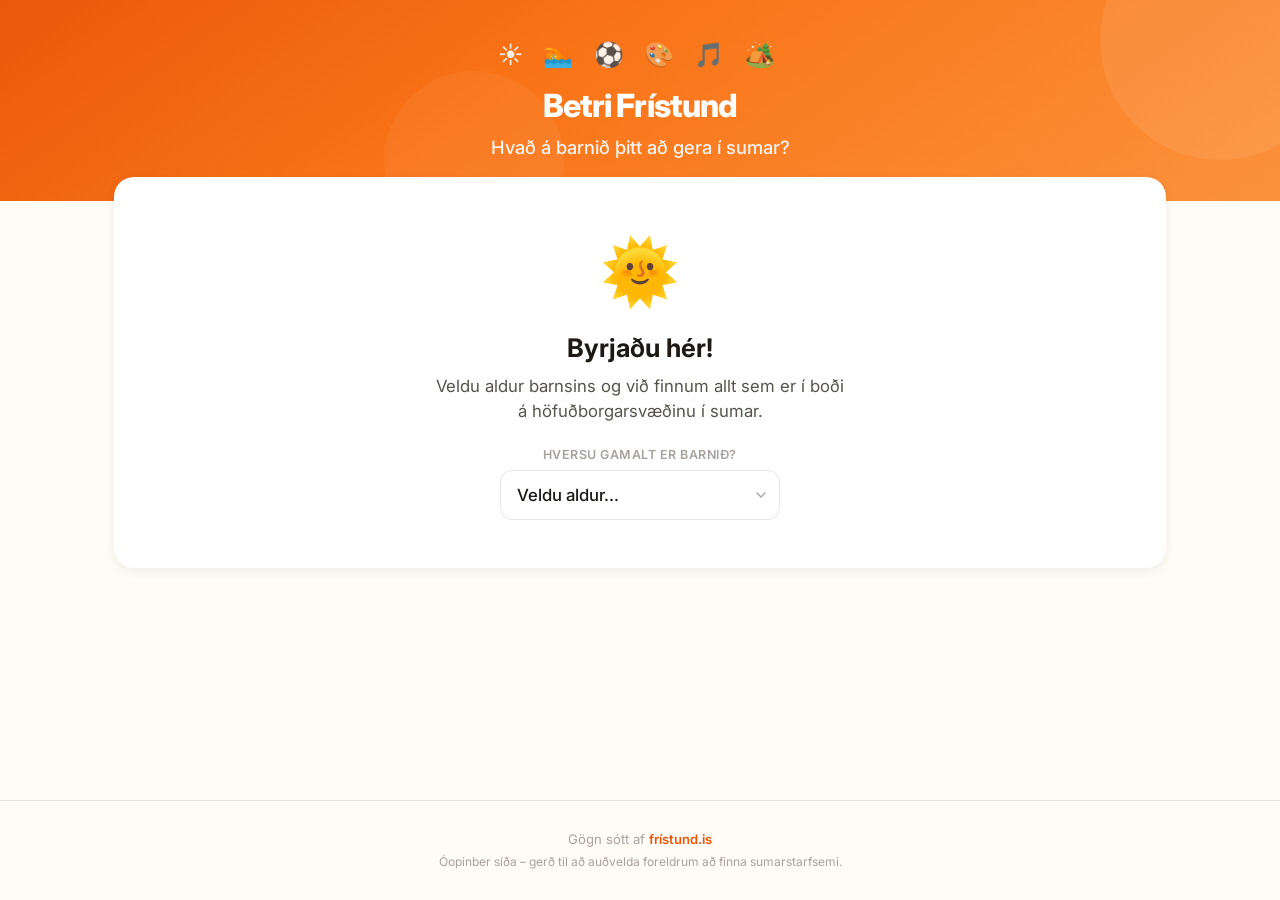
<file: index.html>
<!DOCTYPE html>
<html lang="is">
<head>
  <meta charset="UTF-8">
  <meta name="viewport" content="width=device-width, initial-scale=1.0">
  <title>Betri Frístund – Sumarstarfsemi fyrir börn</title>
  <meta name="description" content="Finndu skemmtilega sumarstarfsemi fyrir börnin þín á höfuðborgarsvæðinu. Einfalt og fljótlegt.">
  <meta name="theme-color" content="#EA580C">
  <link rel="preconnect" href="https://fonts.googleapis.com">
  <link rel="preconnect" href="https://fonts.gstatic.com" crossorigin>
  <link href="https://fonts.googleapis.com/css2?family=Inter:wght@400;500;600;700;800&display=swap" rel="stylesheet">
  <link rel="stylesheet" href="styles.css">
  <link rel="icon" href="data:image/svg+xml,<svg xmlns='http://www.w3.org/2000/svg' viewBox='0 0 100 100'><text y='.9em' font-size='90'>☀️</text></svg>">
</head>
<body>

  <header class="header">
    <div class="container">
      <div class="header-content">
        <div class="header-icons" aria-hidden="true">☀️ 🏊 ⚽ 🎨 🎵 🏕️</div>
        <h1 class="logo">Betri Frístund</h1>
        <p class="tagline">Hvað á barnið þitt að gera í sumar?</p>
      </div>
    </div>
  </header>

  <main class="container">

    <!-- Welcome state — shown before first search -->
    <section class="welcome" id="welcome">
      <div class="welcome-inner">
        <div class="welcome-emoji" aria-hidden="true">🌞</div>
        <h2 class="welcome-title">Byrjaðu hér!</h2>
        <p class="welcome-text">Veldu aldur barnsins og við finnum allt sem er í boði á höfuðborgarsvæðinu í sumar.</p>
        <div class="welcome-age">
          <label class="filter-label" for="age-welcome">Hversu gamalt er barnið?</label>
          <select id="age-welcome" class="select-input select-input--lg">
            <option value="">Veldu aldur...</option>
          </select>
        </div>
      </div>
    </section>

    <!-- Filters — shown after first search -->
    <section class="filters" id="filters" aria-label="Leitarsíur" hidden>

      <div class="filters-top">
        <div class="filter-group">
          <label class="filter-label" for="age-select">Aldur</label>
          <select id="age-select" class="select-input">
            <option value="">Allir aldrar</option>
          </select>
        </div>

        <div class="filter-group">
          <label class="filter-label" for="date-from">Frá</label>
          <input type="date" id="date-from" class="date-input">
        </div>

        <div class="filter-group">
          <label class="filter-label" for="date-to">Til</label>
          <input type="date" id="date-to" class="date-input">
        </div>

        <div class="filter-group">
          <label class="filter-label" for="location-select">Hvar?</label>
          <select id="location-select" class="select-input">
            <option value="">Alls staðar</option>
          </select>
        </div>

        <div class="filter-group">
          <label class="filter-label" for="sort-select">Röðun</label>
          <select id="sort-select" class="select-input">
            <option value="">Sjálfgefið</option>
            <option value="name">Nafn A-Ö</option>
            <option value="dateFrom">Byrjar fyrst</option>
            <option value="dateTo">Endar síðast</option>
          </select>
        </div>
      </div>

      <div class="filter-group filter-group--tags">
        <label class="filter-label">Hvað langar barnið að gera?</label>
        <div id="tag-chips" class="tag-chips" role="group" aria-label="Tegund starfsemi"></div>
      </div>

      <div class="filter-actions">
        <button id="search-btn" class="btn btn--primary" type="button">
          <svg class="btn-icon" width="18" height="18" viewBox="0 0 24 24" fill="none" stroke="currentColor" stroke-width="2.5" stroke-linecap="round" stroke-linejoin="round"><circle cx="11" cy="11" r="8"/><line x1="21" y1="21" x2="16.65" y2="16.65"/></svg>
          Uppfæra leit
        </button>
        <button id="clear-btn" class="btn btn--ghost" type="button">Byrja upp á nýtt</button>
      </div>
    </section>

    <section class="results-info" id="results-info" aria-live="polite" hidden></section>

    <section class="results" id="results-grid" aria-label="Niðurstöður"></section>

    <div class="load-more-wrap" id="load-more-wrap" hidden>
      <button id="load-more-btn" class="btn btn--secondary" type="button">Sýna meira</button>
    </div>

    <div class="empty-state" id="empty-state" hidden>
      <div class="state-emoji">🤔</div>
      <h2>Ekkert fannst</h2>
      <p>Prófaðu annan aldur, aðra dagsetningu eða breyttu síunum.</p>
    </div>

    <div class="error-state" id="error-state" hidden>
      <div class="state-emoji">😕</div>
      <h2>Úps, eitthvað fór úrskeiðis</h2>
      <p id="error-message">Við náðum ekki sambandi við frístund.is. Prófaðu aftur eftir augnablik.</p>
      <button id="retry-btn" class="btn btn--primary" type="button">Reyna aftur</button>
    </div>

    <div class="loading-state" id="loading-state" hidden>
      <div class="loading-header">
        <span class="spinner"></span>
        <span>Leita að starfsemi...</span>
      </div>
      <div class="skeleton-grid">
        <div class="skeleton-card"><div class="skeleton-img"></div><div class="skeleton-body"><div class="skeleton-text"></div><div class="skeleton-text skeleton-text--short"></div></div></div>
        <div class="skeleton-card"><div class="skeleton-img"></div><div class="skeleton-body"><div class="skeleton-text"></div><div class="skeleton-text skeleton-text--short"></div></div></div>
        <div class="skeleton-card"><div class="skeleton-img"></div><div class="skeleton-body"><div class="skeleton-text"></div><div class="skeleton-text skeleton-text--short"></div></div></div>
        <div class="skeleton-card"><div class="skeleton-img"></div><div class="skeleton-body"><div class="skeleton-text"></div><div class="skeleton-text skeleton-text--short"></div></div></div>
        <div class="skeleton-card"><div class="skeleton-img"></div><div class="skeleton-body"><div class="skeleton-text"></div><div class="skeleton-text skeleton-text--short"></div></div></div>
        <div class="skeleton-card"><div class="skeleton-img"></div><div class="skeleton-body"><div class="skeleton-text"></div><div class="skeleton-text skeleton-text--short"></div></div></div>
      </div>
    </div>
  </main>

  <footer class="footer">
    <div class="container">
      <p>Gögn sótt af <a href="https://fristund.is" target="_blank" rel="noopener">frístund.is</a></p>
      <p class="footer-note">Óopinber síða – gerð til að auðvelda foreldrum að finna sumarstarfsemi.</p>
    </div>
  </footer>

  <script src="app.js"></script>
</body>
</html>
</file>
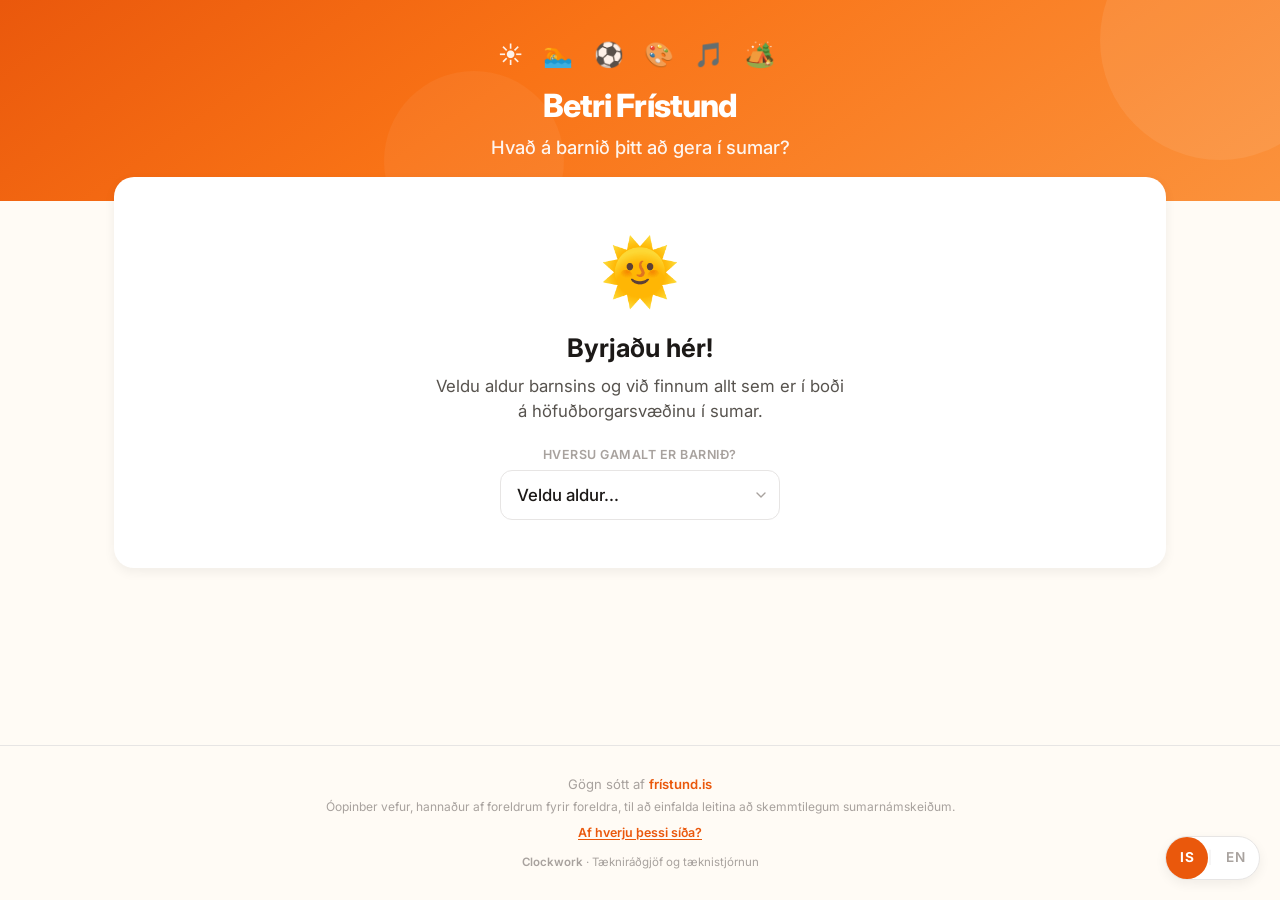
<file: docs/index.html>
<!DOCTYPE html>
<html lang="is">
<head>
  <meta charset="UTF-8">
  <meta name="viewport" content="width=device-width, initial-scale=1.0">
  <title>Betri Frístund – Sumarstarfsemi fyrir börn</title>
  <meta name="description" content="Finndu skemmtilega sumarstarfsemi fyrir börnin þín á höfuðborgarsvæðinu. Einfalt og fljótlegt.">
  <meta name="theme-color" content="#EA580C">
  <!-- Open Graph -->
  <meta property="og:type" content="website">
  <meta property="og:url" content="https://fristund.snjall.is">
  <meta property="og:title" content="Betri Frístund – Sumarstarfsemi fyrir börn">
  <meta property="og:description" content="Finndu skemmtilega sumarstarfsemi fyrir börnin þín á höfuðborgarsvæðinu. Einfalt og fljótlegt.">
  <meta property="og:image" content="https://fristund.snjall.is/og-image.png?v=2">
  <meta property="og:image:width" content="1200">
  <meta property="og:image:height" content="630">
  <meta property="og:locale" content="is_IS">
  <meta property="og:locale:alternate" content="en_US">
  <meta property="og:site_name" content="Betri Frístund">
  <!-- Twitter Card -->
  <meta name="twitter:card" content="summary_large_image">
  <meta name="twitter:title" content="Betri Frístund – Sumarstarfsemi fyrir börn">
  <meta name="twitter:description" content="Finndu skemmtilega sumarstarfsemi fyrir börnin þín á höfuðborgarsvæðinu. Einfalt og fljótlegt.">
  <meta name="twitter:image" content="https://fristund.snjall.is/og-image.png?v=2">
  <link rel="preconnect" href="https://fonts.googleapis.com">
  <link rel="preconnect" href="https://fonts.gstatic.com" crossorigin>
  <link href="https://fonts.googleapis.com/css2?family=Inter:wght@400;500;600;700;800&display=swap" rel="stylesheet">
  <script defer src="https://umami.snjall.is/script.js" data-website-id="86aca15b-0009-4992-af72-285570135580"></script>
  <link rel="stylesheet" href="styles.css">
  <link rel="icon" href="data:image/svg+xml,<svg xmlns='http://www.w3.org/2000/svg' viewBox='0 0 100 100'><text y='.9em' font-size='90'>☀️</text></svg>">
</head>
<body>

  <header class="header">
    <div class="container">
      <div class="header-content">
        <div class="header-icons" aria-hidden="true">☀️ 🏊 ⚽ 🎨 🎵 🏕️</div>
        <h1 class="logo">Betri Frístund</h1>
        <p class="tagline" data-i18n="tagline">Hvað á barnið þitt að gera í sumar?</p>
      </div>
    </div>
  </header>

  <main class="container">

    <!-- Welcome state — shown before first search -->
    <section class="welcome" id="welcome">
      <div class="welcome-inner">
        <div class="welcome-emoji" aria-hidden="true">🌞</div>
        <h2 class="welcome-title" data-i18n="welcomeTitle">Byrjaðu hér!</h2>
        <p class="welcome-text" data-i18n="welcomeText">Veldu aldur barnsins og við finnum allt sem er í boði á höfuðborgarsvæðinu í sumar.</p>
        <div class="welcome-age">
          <label class="filter-label" for="age-welcome" data-i18n="welcomeAgeLabel">Hversu gamalt er barnið?</label>
          <select id="age-welcome" class="select-input select-input--lg">
            <option value="" data-i18n="welcomeAgePlaceholder">Veldu aldur...</option>
          </select>
        </div>
      </div>
    </section>

    <!-- Filters — shown after first search -->
    <section class="filters" id="filters" aria-label="Leitarsíur" hidden>

      <div class="filters-top">
        <div class="filter-group">
          <label class="filter-label" for="age-select" data-i18n="filterAge">Aldur</label>
          <select id="age-select" class="select-input">
            <option value="" data-i18n="filterAgeAll">Allir aldurshópar</option>
          </select>
        </div>

        <div class="filter-group">
          <label class="filter-label" for="date-from" data-i18n="filterFrom">Frá</label>
          <input type="date" id="date-from" class="date-input">
        </div>

        <div class="filter-group">
          <label class="filter-label" for="date-to" data-i18n="filterTo">Til</label>
          <input type="date" id="date-to" class="date-input">
        </div>

        <div class="filter-group">
          <label class="filter-label" for="location-select" data-i18n="filterLocation">Hvar?</label>
          <select id="location-select" class="select-input">
            <option value="" data-i18n="filterLocationAll">Alls staðar</option>
          </select>
        </div>

        <div class="filter-group">
          <label class="filter-label" for="sort-select" data-i18n="filterSort">Röðun</label>
          <select id="sort-select" class="select-input">
            <option value="" data-i18n="sortDefault">Sjálfgefið</option>
            <option value="name" data-i18n="sortName">Nafn A-Ö</option>
            <option value="dateFrom" data-i18n="sortDateFrom">Byrjar fyrst</option>
            <option value="dateTo" data-i18n="sortDateTo">Endar síðast</option>
          </select>
        </div>
      </div>

      <div class="filter-group filter-group--search">
        <label class="filter-label" for="query-input" data-i18n="searchLabel">Leit</label>
        <input type="text" id="query-input" class="text-input" placeholder="Leita...">
      </div>

      <div class="filter-group filter-group--tags">
        <label class="filter-label" data-i18n="filterTagsLabel">Hvað langar barnið að gera?</label>
        <div id="tag-chips" class="tag-chips" role="group" aria-label="Tegund starfsemi"></div>
      </div>

      <div class="filter-actions">
        <button id="search-btn" class="btn btn--primary" type="button">
          <svg class="btn-icon" width="18" height="18" viewBox="0 0 24 24" fill="none" stroke="currentColor" stroke-width="2.5" stroke-linecap="round" stroke-linejoin="round"><circle cx="11" cy="11" r="8"/><line x1="21" y1="21" x2="16.65" y2="16.65"/></svg>
          <span data-i18n="searchBtn">Sjá úrval</span>
        </button>
        <button id="clear-btn" class="btn btn--ghost" type="button" data-i18n="clearBtn">Hreinsa leit</button>
        <button id="share-btn" class="btn btn--ghost" type="button">
          <svg class="btn-icon" width="18" height="18" viewBox="0 0 24 24" fill="none" stroke="currentColor" stroke-width="2.5" stroke-linecap="round" stroke-linejoin="round"><path d="M4 12v8a2 2 0 0 0 2 2h12a2 2 0 0 0 2-2v-8"/><polyline points="16 6 12 2 8 6"/><line x1="12" y1="2" x2="12" y2="15"/></svg>
          <span data-i18n="shareBtn">Deila</span>
        </button>
      </div>
    </section>

    <section class="results-info" id="results-info" aria-live="polite" hidden></section>

    <section class="results" id="results-grid" aria-label="Niðurstöður"></section>

    <div class="load-more-wrap" id="load-more-wrap" hidden>
      <button id="load-more-btn" class="btn btn--secondary" type="button" data-i18n="loadMore">Sýna meira</button>
    </div>

    <div class="empty-state" id="empty-state" hidden>
      <div class="state-emoji">🤔</div>
      <h2 data-i18n="emptyTitle">Við fundum því miður engin námskeið</h2>
      <p data-i18n="emptyText">Prófaðu að breyta aldrinum, víkka út dagsetningarnar eða fækka leitarskilyrðum til að sjá fleiri spennandi valkosti fyrir sumarið.</p>
    </div>

    <div class="error-state" id="error-state" hidden>
      <div class="state-emoji">😕</div>
      <h2 data-i18n="errorTitle">Úps, eitthvað fór úrskeiðis</h2>
      <p id="error-message" data-i18n="errorText">Okkur tókst því miður ekki að ná sambandi við frístund.is. Endilega reyndu aftur eftir smá stund.</p>
      <button id="retry-btn" class="btn btn--primary" type="button" data-i18n="retryBtn">Reyna aftur</button>
    </div>

    <div class="loading-state" id="loading-state" hidden>
      <div class="loading-header">
        <span class="spinner"></span>
        <span data-i18n="loadingText">Leita að námskeiðum, íþróttum, listum...</span>
      </div>
      <div class="skeleton-grid">
        <div class="skeleton-card"><div class="skeleton-img"></div><div class="skeleton-body"><div class="skeleton-text"></div><div class="skeleton-text skeleton-text--short"></div></div></div>
        <div class="skeleton-card"><div class="skeleton-img"></div><div class="skeleton-body"><div class="skeleton-text"></div><div class="skeleton-text skeleton-text--short"></div></div></div>
        <div class="skeleton-card"><div class="skeleton-img"></div><div class="skeleton-body"><div class="skeleton-text"></div><div class="skeleton-text skeleton-text--short"></div></div></div>
        <div class="skeleton-card"><div class="skeleton-img"></div><div class="skeleton-body"><div class="skeleton-text"></div><div class="skeleton-text skeleton-text--short"></div></div></div>
        <div class="skeleton-card"><div class="skeleton-img"></div><div class="skeleton-body"><div class="skeleton-text"></div><div class="skeleton-text skeleton-text--short"></div></div></div>
        <div class="skeleton-card"><div class="skeleton-img"></div><div class="skeleton-body"><div class="skeleton-text"></div><div class="skeleton-text skeleton-text--short"></div></div></div>
      </div>
    </div>
  </main>

  <footer class="footer">
    <div class="container">
      <p><span data-i18n="footerData">Gögn sótt af</span> <a href="https://fristund.is" target="_blank" rel="noopener">frístund.is</a></p>
      <p class="footer-note" data-i18n="footerNote">Óopinber vefur, hannaður af foreldrum fyrir foreldra, til að einfalda leitina að skemmtilegum sumarnámskeiðum.</p>
      <button id="about-toggle" class="about-toggle" type="button" aria-expanded="false" data-i18n="aboutTitle">Af hverju þessi síða?</button>
      <p id="about-body" class="about-body" hidden data-i18n="aboutText">Frístund.is inniheldur félagsgjöld, gjafabréf, búnað og annað sem er ekki starfsemi fyrir börn. Þessi síða sýnir eingöngu raunverulega frístund — sumarbúðir, íþróttir, listir og námskeið — svo þú finnir það sem skiptir máli, hraðar.</p>
      <p class="footer-credit"><a href="https://clockwork.is" target="_blank" rel="noopener">Clockwork</a> · <span data-i18n="footerCTO">Tækniráðgjöf og tæknistjórnun</span></p>
    </div>
  </footer>

  <button id="lang-toggle" class="lang-toggle" type="button" aria-label="Switch language">
    <span class="lang-option lang-option--is">IS</span>
    <span class="lang-divider">|</span>
    <span class="lang-option lang-option--en">EN</span>
  </button>

  <script src="app.js"></script>
</body>
</html>
</file>
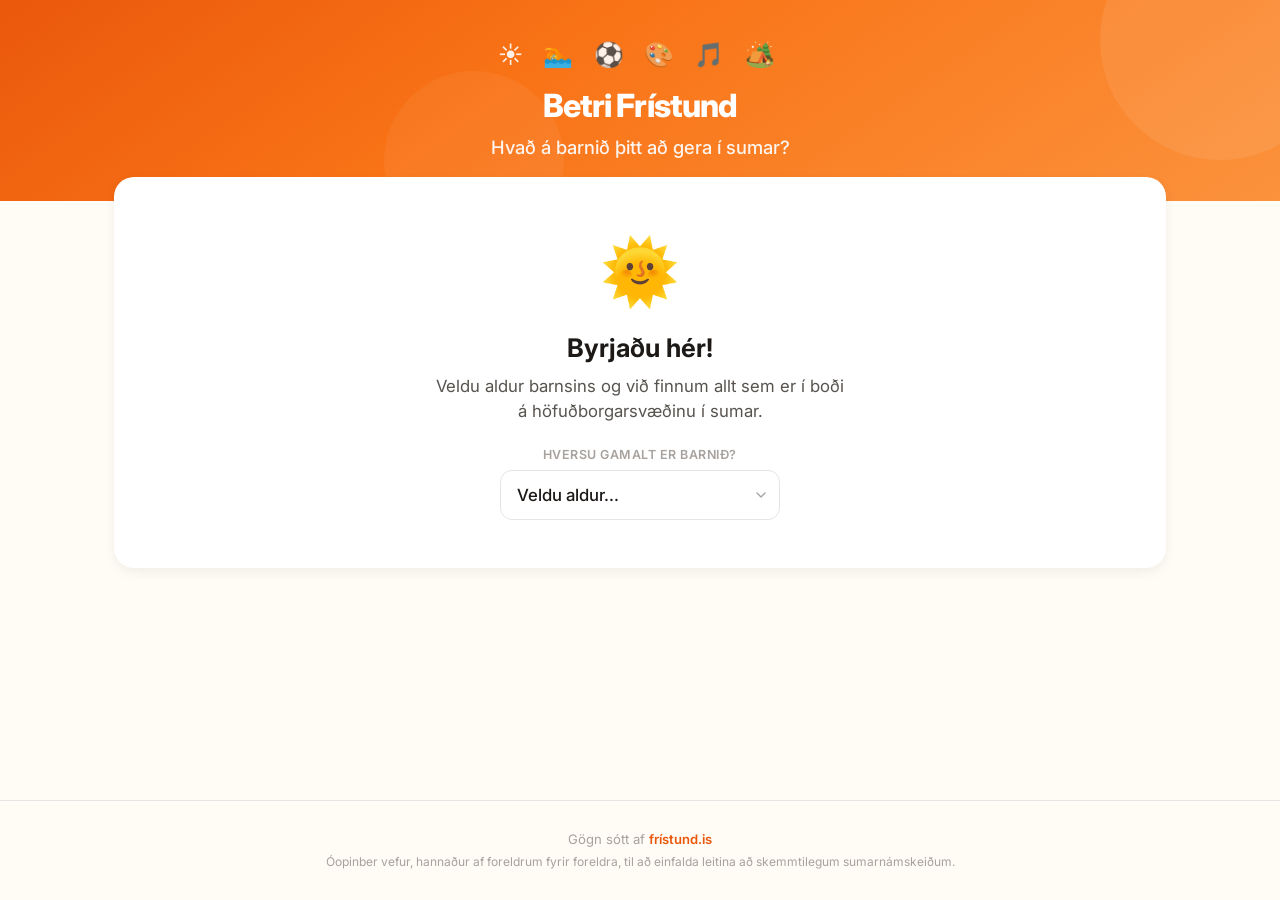
<file: public/index.html>
<!DOCTYPE html>
<html lang="is">
<head>
  <meta charset="UTF-8">
  <meta name="viewport" content="width=device-width, initial-scale=1.0">
  <title>Betri Frístund – Sumarstarfsemi fyrir börn</title>
  <meta name="description" content="Finndu skemmtilega sumarstarfsemi fyrir börnin þín á höfuðborgarsvæðinu. Einfalt og fljótlegt.">
  <meta name="theme-color" content="#EA580C">
  <link rel="preconnect" href="https://fonts.googleapis.com">
  <link rel="preconnect" href="https://fonts.gstatic.com" crossorigin>
  <link href="https://fonts.googleapis.com/css2?family=Inter:wght@400;500;600;700;800&display=swap" rel="stylesheet">
  <link rel="stylesheet" href="styles.css">
  <link rel="icon" href="data:image/svg+xml,<svg xmlns='http://www.w3.org/2000/svg' viewBox='0 0 100 100'><text y='.9em' font-size='90'>☀️</text></svg>">
</head>
<body>

  <header class="header">
    <div class="container">
      <div class="header-content">
        <div class="header-icons" aria-hidden="true">☀️ 🏊 ⚽ 🎨 🎵 🏕️</div>
        <h1 class="logo">Betri Frístund</h1>
        <p class="tagline">Hvað á barnið þitt að gera í sumar?</p>
      </div>
    </div>
  </header>

  <main class="container">

    <!-- Welcome state — shown before first search -->
    <section class="welcome" id="welcome">
      <div class="welcome-inner">
        <div class="welcome-emoji" aria-hidden="true">🌞</div>
        <h2 class="welcome-title">Byrjaðu hér!</h2>
        <p class="welcome-text">Veldu aldur barnsins og við finnum allt sem er í boði á höfuðborgarsvæðinu í sumar.</p>
        <div class="welcome-age">
          <label class="filter-label" for="age-welcome">Hversu gamalt er barnið?</label>
          <select id="age-welcome" class="select-input select-input--lg">
            <option value="">Veldu aldur...</option>
          </select>
        </div>
      </div>
    </section>

    <!-- Filters — shown after first search -->
    <section class="filters" id="filters" aria-label="Leitarsíur" hidden>

      <div class="filters-top">
        <div class="filter-group">
          <label class="filter-label" for="age-select">Aldur</label>
          <select id="age-select" class="select-input">
            <option value="">Allir aldurshópar</option>
          </select>
        </div>

        <div class="filter-group">
          <label class="filter-label" for="date-from">Frá</label>
          <input type="date" id="date-from" class="date-input">
        </div>

        <div class="filter-group">
          <label class="filter-label" for="date-to">Til</label>
          <input type="date" id="date-to" class="date-input">
        </div>

        <div class="filter-group">
          <label class="filter-label" for="location-select">Hvar?</label>
          <select id="location-select" class="select-input">
            <option value="">Alls staðar</option>
          </select>
        </div>

        <div class="filter-group">
          <label class="filter-label" for="sort-select">Röðun</label>
          <select id="sort-select" class="select-input">
            <option value="">Sjálfgefið</option>
            <option value="name">Nafn A-Ö</option>
            <option value="dateFrom">Byrjar fyrst</option>
            <option value="dateTo">Endar síðast</option>
          </select>
        </div>
      </div>

      <div class="filter-group filter-group--tags">
        <label class="filter-label">Hvað langar barnið að gera?</label>
        <div id="tag-chips" class="tag-chips" role="group" aria-label="Tegund starfsemi"></div>
      </div>

      <div class="filter-actions">
        <button id="search-btn" class="btn btn--primary" type="button">
          <svg class="btn-icon" width="18" height="18" viewBox="0 0 24 24" fill="none" stroke="currentColor" stroke-width="2.5" stroke-linecap="round" stroke-linejoin="round"><circle cx="11" cy="11" r="8"/><line x1="21" y1="21" x2="16.65" y2="16.65"/></svg>
          Sjá úrval
        </button>
        <button id="clear-btn" class="btn btn--ghost" type="button">Hreinsa leit</button>
      </div>
    </section>

    <section class="results-info" id="results-info" aria-live="polite" hidden></section>

    <section class="results" id="results-grid" aria-label="Niðurstöður"></section>

    <div class="load-more-wrap" id="load-more-wrap" hidden>
      <button id="load-more-btn" class="btn btn--secondary" type="button">Sýna meira</button>
    </div>

    <div class="empty-state" id="empty-state" hidden>
      <div class="state-emoji">🤔</div>
      <h2>Við fundum því miður engin námskeið</h2>
      <p>Prófaðu að breyta aldrinum, víkka út dagsetningarnar eða fækka leitarskilyrðum til að sjá fleiri spennandi valkosti fyrir sumarið.</p>
    </div>

    <div class="error-state" id="error-state" hidden>
      <div class="state-emoji">😕</div>
      <h2>Úps, eitthvað fór úrskeiðis</h2>
      <p id="error-message">Okkur tókst því miður ekki að ná sambandi við frístund.is. Endilega reyndu aftur eftir smá stund.</p>
      <button id="retry-btn" class="btn btn--primary" type="button">Reyna aftur</button>
    </div>

    <div class="loading-state" id="loading-state" hidden>
      <div class="loading-header">
        <span class="spinner"></span>
        <span>Leita að námskeiði, íþrótt, listum...</span>
      </div>
      <div class="skeleton-grid">
        <div class="skeleton-card"><div class="skeleton-img"></div><div class="skeleton-body"><div class="skeleton-text"></div><div class="skeleton-text skeleton-text--short"></div></div></div>
        <div class="skeleton-card"><div class="skeleton-img"></div><div class="skeleton-body"><div class="skeleton-text"></div><div class="skeleton-text skeleton-text--short"></div></div></div>
        <div class="skeleton-card"><div class="skeleton-img"></div><div class="skeleton-body"><div class="skeleton-text"></div><div class="skeleton-text skeleton-text--short"></div></div></div>
        <div class="skeleton-card"><div class="skeleton-img"></div><div class="skeleton-body"><div class="skeleton-text"></div><div class="skeleton-text skeleton-text--short"></div></div></div>
        <div class="skeleton-card"><div class="skeleton-img"></div><div class="skeleton-body"><div class="skeleton-text"></div><div class="skeleton-text skeleton-text--short"></div></div></div>
        <div class="skeleton-card"><div class="skeleton-img"></div><div class="skeleton-body"><div class="skeleton-text"></div><div class="skeleton-text skeleton-text--short"></div></div></div>
      </div>
    </div>
  </main>

  <footer class="footer">
    <div class="container">
      <p>Gögn sótt af <a href="https://fristund.is" target="_blank" rel="noopener">frístund.is</a></p>
      <p class="footer-note">Óopinber vefur, hannaður af foreldrum fyrir foreldra, til að einfalda leitina að skemmtilegum sumarnámskeiðum.</p>
    </div>
  </footer>

  <script src="app.js"></script>
</body>
</html>
</file>
<file: styles.css>
/* ============================================
   Betri Frístund – Styles
   Warm, friendly, mobile-first design
   ============================================ */

/* --- Reset & Base --- */
*,
*::before,
*::after {
  box-sizing: border-box;
  margin: 0;
  padding: 0;
}

:root {
  --color-primary: #EA580C;
  --color-primary-hover: #C2410C;
  --color-primary-light: #FFF7ED;
  --color-primary-pale: #FFEDD5;
  --color-accent: #6366F1;
  --color-accent-light: #EEF2FF;
  --color-bg: #FFFBF5;
  --color-surface: #FFFFFF;
  --color-text: #1C1917;
  --color-text-secondary: #57534E;
  --color-text-muted: #A8A29E;
  --color-border: #E7E5E4;
  --color-border-hover: #D6D3D1;
  --color-success: #16A34A;
  --color-error: #DC2626;
  --shadow-sm: 0 1px 2px rgba(0, 0, 0, 0.04);
  --shadow-md: 0 4px 12px rgba(0, 0, 0, 0.06);
  --shadow-lg: 0 12px 24px rgba(0, 0, 0, 0.08);
  --shadow-card: 0 2px 8px rgba(0, 0, 0, 0.05);
  --radius-sm: 8px;
  --radius-md: 12px;
  --radius-lg: 16px;
  --radius-xl: 20px;
  --radius-full: 9999px;
  --font-sans: 'Inter', system-ui, -apple-system, sans-serif;
  --transition: 180ms ease;
}

html {
  font-family: var(--font-sans);
  font-size: 16px;
  line-height: 1.55;
  color: var(--color-text);
  background: var(--color-bg);
  -webkit-font-smoothing: antialiased;
  -moz-osx-font-smoothing: grayscale;
  scroll-behavior: smooth;
}

body {
  min-height: 100vh;
  display: flex;
  flex-direction: column;
}

img {
  display: block;
  max-width: 100%;
}

a {
  color: var(--color-accent);
  text-decoration: none;
}

a:hover {
  text-decoration: underline;
}

/* --- Container --- */
.container {
  width: 100%;
  max-width: 1100px;
  margin: 0 auto;
  padding: 0 16px;
}

@media (min-width: 640px) {
  .container { padding: 0 24px; }
}

/* ============================================
   HEADER
   ============================================ */
.header {
  background: linear-gradient(145deg, #EA580C 0%, #F97316 40%, #FB923C 100%);
  color: white;
  padding: 28px 0 32px;
  position: relative;
  overflow: hidden;
}

.header::before {
  content: '';
  position: absolute;
  top: -80px;
  right: -60px;
  width: 240px;
  height: 240px;
  background: rgba(255, 255, 255, 0.08);
  border-radius: 50%;
}

.header::after {
  content: '';
  position: absolute;
  bottom: -50px;
  left: 30%;
  width: 180px;
  height: 180px;
  background: rgba(255, 255, 255, 0.05);
  border-radius: 50%;
}

.header-content {
  position: relative;
  z-index: 1;
  text-align: center;
}

.header-icons {
  font-size: 1.3rem;
  letter-spacing: 0.3em;
  margin-bottom: 8px;
  opacity: 0.9;
}

.logo {
  font-size: 1.6rem;
  font-weight: 800;
  letter-spacing: -0.03em;
  margin-bottom: 2px;
}

.tagline {
  font-size: 1rem;
  font-weight: 500;
  opacity: 0.92;
}

@media (min-width: 640px) {
  .header { padding: 36px 0 40px; }
  .header-icons { font-size: 1.5rem; }
  .logo { font-size: 2rem; }
  .tagline { font-size: 1.15rem; }
}

/* ============================================
   WELCOME STATE – shown before first search
   ============================================ */
.welcome {
  background: var(--color-surface);
  border-radius: var(--radius-xl);
  box-shadow: var(--shadow-md);
  margin-top: -18px;
  position: relative;
  z-index: 10;
  padding: 32px 20px 36px;
  text-align: center;
  margin-bottom: 40px;
}

.welcome-emoji {
  font-size: 3.5rem;
  margin-bottom: 8px;
  animation: float 3s ease-in-out infinite;
}

@keyframes float {
  0%, 100% { transform: translateY(0); }
  50% { transform: translateY(-6px); }
}

.welcome-title {
  font-size: 1.4rem;
  font-weight: 700;
  margin-bottom: 6px;
  color: var(--color-text);
}

.welcome-text {
  font-size: 0.95rem;
  color: var(--color-text-secondary);
  max-width: 420px;
  margin: 0 auto 20px;
  line-height: 1.5;
}

.welcome-age {
  max-width: 280px;
  margin: 0 auto;
  text-align: left;
}

.welcome-age .filter-label {
  text-align: center;
  display: block;
  margin-bottom: 6px;
}

@media (min-width: 640px) {
  .welcome { padding: 44px 32px 48px; margin-top: -24px; }
  .welcome-emoji { font-size: 4rem; }
  .welcome-title { font-size: 1.6rem; }
  .welcome-text { font-size: 1.05rem; }
}

/* ============================================
   FILTERS – shown after first search
   ============================================ */
.filters {
  background: var(--color-surface);
  border-radius: var(--radius-xl);
  box-shadow: var(--shadow-md);
  padding: 20px;
  margin-top: -18px;
  position: relative;
  z-index: 10;
  margin-bottom: 24px;
}

@media (min-width: 640px) {
  .filters { padding: 24px; margin-top: -24px; }
}

.filters-top {
  display: grid;
  grid-template-columns: 1fr 1fr;
  gap: 12px;
  margin-bottom: 16px;
}

@media (min-width: 768px) {
  .filters-top {
    grid-template-columns: 1fr 1fr 1fr 1fr 1fr;
    gap: 14px;
  }
}

.filter-group {
  display: flex;
  flex-direction: column;
  gap: 5px;
}

.filter-group--tags {
  margin-bottom: 16px;
}

.filter-label {
  font-size: 0.78rem;
  font-weight: 600;
  text-transform: uppercase;
  letter-spacing: 0.04em;
  color: var(--color-text-muted);
}

.select-input,
.date-input {
  appearance: none;
  -webkit-appearance: none;
  border: 1.5px solid var(--color-border);
  border-radius: var(--radius-sm);
  padding: 10px 12px;
  font-size: 0.9rem;
  font-family: var(--font-sans);
  color: var(--color-text);
  background: var(--color-surface);
  transition: border-color var(--transition), box-shadow var(--transition);
  width: 100%;
  cursor: pointer;
}

.select-input--lg {
  padding: 14px 16px;
  font-size: 1.05rem;
  border-radius: var(--radius-md);
  font-weight: 500;
}

.select-input {
  background-image: url("data:image/svg+xml,%3Csvg xmlns='http://www.w3.org/2000/svg' width='16' height='16' viewBox='0 0 24 24' fill='none' stroke='%23A8A29E' stroke-width='2' stroke-linecap='round' stroke-linejoin='round'%3E%3Cpolyline points='6 9 12 15 18 9'%3E%3C/polyline%3E%3C/svg%3E");
  background-repeat: no-repeat;
  background-position: right 10px center;
  padding-right: 34px;
}

.select-input:focus,
.date-input:focus {
  outline: none;
  border-color: var(--color-primary);
  box-shadow: 0 0 0 3px var(--color-primary-light);
}

.date-input::-webkit-calendar-picker-indicator {
  opacity: 0.5;
  cursor: pointer;
}

/* ============================================
   TAG CHIPS
   ============================================ */
.tag-chips {
  display: flex;
  flex-wrap: wrap;
  gap: 8px;
}

.tag-chip {
  display: inline-flex;
  align-items: center;
  gap: 6px;
  padding: 8px 14px;
  border-radius: var(--radius-full);
  border: 1.5px solid var(--color-border);
  background: var(--color-surface);
  font-size: 0.82rem;
  font-weight: 500;
  font-family: var(--font-sans);
  color: var(--color-text-secondary);
  cursor: pointer;
  transition: all var(--transition);
  white-space: nowrap;
  user-select: none;
  -webkit-tap-highlight-color: transparent;
}

.tag-chip:hover {
  border-color: var(--color-primary);
  color: var(--color-primary);
  background: var(--color-primary-light);
}

.tag-chip[aria-pressed="true"] {
  border-color: var(--color-primary);
  background: var(--color-primary);
  color: white;
  font-weight: 600;
}

.tag-chip[aria-pressed="true"]:hover {
  background: var(--color-primary-hover);
  border-color: var(--color-primary-hover);
}

.tag-chip .chip-icon {
  font-size: 1rem;
  line-height: 1;
}

/* ============================================
   BUTTONS
   ============================================ */
.filter-actions {
  display: flex;
  gap: 10px;
  align-items: center;
  flex-wrap: wrap;
}

.btn {
  display: inline-flex;
  align-items: center;
  justify-content: center;
  gap: 7px;
  padding: 11px 22px;
  border-radius: var(--radius-sm);
  font-size: 0.9rem;
  font-weight: 600;
  font-family: var(--font-sans);
  border: none;
  cursor: pointer;
  transition: all var(--transition);
  white-space: nowrap;
  -webkit-tap-highlight-color: transparent;
}

.btn:active {
  transform: scale(0.97);
}

.btn--primary {
  background: var(--color-primary);
  color: white;
}

.btn--primary:hover {
  background: var(--color-primary-hover);
}

.btn--primary:disabled {
  background: var(--color-text-muted);
  cursor: not-allowed;
  transform: none;
}

.btn--secondary {
  background: var(--color-primary-light);
  color: var(--color-primary);
  border: 1.5px solid var(--color-primary);
  padding: 12px 32px;
  font-size: 0.95rem;
}

.btn--secondary:hover {
  background: var(--color-primary);
  color: white;
}

.btn--ghost {
  background: transparent;
  color: var(--color-text-muted);
  padding: 11px 14px;
}

.btn--ghost:hover {
  background: var(--color-primary-light);
  color: var(--color-primary);
}

.btn-icon {
  flex-shrink: 0;
}

/* ============================================
   RESULTS
   ============================================ */
.results-info {
  padding: 6px 0 14px;
  font-size: 0.88rem;
  color: var(--color-text-secondary);
}

.results-info strong {
  color: var(--color-text);
  font-weight: 700;
}

.results {
  display: grid;
  grid-template-columns: 1fr;
  gap: 16px;
  margin-bottom: 24px;
}

@media (min-width: 520px) {
  .results { grid-template-columns: repeat(2, 1fr); }
}

@media (min-width: 860px) {
  .results { grid-template-columns: repeat(3, 1fr); }
}

/* ============================================
   ACTIVITY CARD
   ============================================ */
.card {
  background: var(--color-surface);
  border-radius: var(--radius-md);
  box-shadow: var(--shadow-card);
  overflow: hidden;
  transition: box-shadow var(--transition), transform var(--transition);
  display: flex;
  flex-direction: column;
  border: 1px solid var(--color-border);
}

.card:hover {
  box-shadow: var(--shadow-lg);
  transform: translateY(-3px);
}

.card-img {
  width: 100%;
  height: 170px;
  object-fit: cover;
  background: var(--color-primary-light);
}

.card-placeholder {
  width: 100%;
  height: 110px;
  display: flex;
  align-items: center;
  justify-content: center;
  font-size: 2.8rem;
  background: linear-gradient(135deg, var(--color-primary-pale) 0%, var(--color-accent-light) 100%);
}

.card-body {
  padding: 14px 16px 18px;
  flex: 1;
  display: flex;
  flex-direction: column;
  gap: 6px;
}

.card-title {
  font-size: 0.95rem;
  font-weight: 700;
  color: var(--color-text);
  line-height: 1.35;
  display: -webkit-box;
  -webkit-line-clamp: 2;
  -webkit-box-orient: vertical;
  overflow: hidden;
}

.card-club {
  font-size: 0.82rem;
  color: var(--color-text-secondary);
  display: flex;
  align-items: center;
  gap: 5px;
  font-weight: 500;
}

.card-meta {
  display: flex;
  flex-wrap: wrap;
  gap: 4px 14px;
  font-size: 0.8rem;
  color: var(--color-text-muted);
  margin-top: 4px;
}

.card-meta-item {
  display: flex;
  align-items: center;
  gap: 4px;
}

.card-meta-icon {
  width: 14px;
  height: 14px;
  flex-shrink: 0;
  opacity: 0.55;
}

.card-tags {
  display: flex;
  flex-wrap: wrap;
  gap: 4px;
  margin-top: 2px;
}

.card-tag {
  font-size: 0.7rem;
  padding: 2px 9px;
  border-radius: var(--radius-full);
  background: var(--color-primary-light);
  color: var(--color-primary);
  font-weight: 600;
}

.card-link {
  display: inline-flex;
  align-items: center;
  gap: 5px;
  font-size: 0.85rem;
  font-weight: 700;
  color: var(--color-primary);
  margin-top: auto;
  padding-top: 6px;
  text-decoration: none;
}

.card-link:hover {
  text-decoration: underline;
}

.card-link svg {
  width: 15px;
  height: 15px;
  transition: transform var(--transition);
}

.card-link:hover svg {
  transform: translateX(3px);
}

/* ============================================
   LOAD MORE
   ============================================ */
.load-more-wrap {
  text-align: center;
  padding: 8px 0 36px;
}

.load-more-wrap .btn {
  min-width: 220px;
}

/* ============================================
   EMPTY / ERROR / LOADING STATES
   ============================================ */
.empty-state,
.error-state {
  text-align: center;
  padding: 52px 20px;
}

.state-emoji {
  font-size: 3.5rem;
  margin-bottom: 10px;
}

.empty-state h2,
.error-state h2 {
  font-size: 1.25rem;
  font-weight: 700;
  margin-bottom: 6px;
}

.empty-state p,
.error-state p {
  color: var(--color-text-secondary);
  font-size: 0.92rem;
  margin-bottom: 18px;
  max-width: 380px;
  margin-left: auto;
  margin-right: auto;
}

/* --- Loading --- */
.loading-state {
  margin-bottom: 24px;
}

.loading-header {
  display: flex;
  align-items: center;
  gap: 10px;
  font-size: 0.9rem;
  font-weight: 500;
  color: var(--color-text-secondary);
  margin-bottom: 18px;
}

.skeleton-grid {
  display: grid;
  grid-template-columns: 1fr;
  gap: 16px;
}

@media (min-width: 520px) {
  .skeleton-grid { grid-template-columns: repeat(2, 1fr); }
}

@media (min-width: 860px) {
  .skeleton-grid { grid-template-columns: repeat(3, 1fr); }
}

.skeleton-card {
  background: var(--color-surface);
  border-radius: var(--radius-md);
  overflow: hidden;
  border: 1px solid var(--color-border);
}

.skeleton-img {
  height: 110px;
  background: linear-gradient(90deg, #F5F5F4 0%, #E7E5E4 50%, #F5F5F4 100%);
  background-size: 200% 100%;
  animation: shimmer 1.4s ease-in-out infinite;
}

.skeleton-body {
  padding: 14px 16px 18px;
}

.skeleton-text {
  height: 14px;
  border-radius: 6px;
  background: linear-gradient(90deg, #F5F5F4 0%, #E7E5E4 50%, #F5F5F4 100%);
  background-size: 200% 100%;
  animation: shimmer 1.4s ease-in-out infinite;
  margin-bottom: 10px;
}

.skeleton-text--short {
  width: 55%;
  margin-bottom: 0;
}

@keyframes shimmer {
  0% { background-position: 200% 0; }
  100% { background-position: -200% 0; }
}

/* --- Spinner --- */
.spinner {
  display: inline-block;
  width: 18px;
  height: 18px;
  border: 2.5px solid var(--color-primary-pale);
  border-top-color: var(--color-primary);
  border-radius: 50%;
  animation: spin 0.65s linear infinite;
  flex-shrink: 0;
}

@keyframes spin {
  to { transform: rotate(360deg); }
}

/* ============================================
   FOOTER
   ============================================ */
.footer {
  margin-top: auto;
  padding: 28px 0;
  text-align: center;
  font-size: 0.82rem;
  color: var(--color-text-muted);
  border-top: 1px solid var(--color-border);
}

.footer a {
  color: var(--color-primary);
  font-weight: 600;
}

.footer-note {
  margin-top: 4px;
  font-size: 0.75rem;
}

/* ============================================
   UTILITIES
   ============================================ */
[hidden] {
  display: none !important;
}

:focus-visible {
  outline: 2px solid var(--color-primary);
  outline-offset: 2px;
}

/* ============================================
   PRINT
   ============================================ */
@media print {
  .filters, .load-more-wrap, .filter-actions, .welcome { display: none; }
  .header { background: none; color: var(--color-text); padding: 16px 0; }
  .card { break-inside: avoid; box-shadow: none; }
}
</file>
<file: docs/styles.css>
/* ============================================
   Betri Frístund – Styles
   Warm, friendly, mobile-first design
   ============================================ */

/* --- Reset & Base --- */
*,
*::before,
*::after {
  box-sizing: border-box;
  margin: 0;
  padding: 0;
}

:root {
  --color-primary: #EA580C;
  --color-primary-hover: #C2410C;
  --color-primary-light: #FFF7ED;
  --color-primary-pale: #FFEDD5;
  --color-accent: #6366F1;
  --color-accent-light: #EEF2FF;
  --color-bg: #FFFBF5;
  --color-surface: #FFFFFF;
  --color-text: #1C1917;
  --color-text-secondary: #57534E;
  --color-text-muted: #A8A29E;
  --color-border: #E7E5E4;
  --color-border-hover: #D6D3D1;
  --color-success: #16A34A;
  --color-error: #DC2626;
  --shadow-sm: 0 1px 2px rgba(0, 0, 0, 0.04);
  --shadow-md: 0 4px 12px rgba(0, 0, 0, 0.06);
  --shadow-lg: 0 12px 24px rgba(0, 0, 0, 0.08);
  --shadow-card: 0 2px 8px rgba(0, 0, 0, 0.05);
  --radius-sm: 8px;
  --radius-md: 12px;
  --radius-lg: 16px;
  --radius-xl: 20px;
  --radius-full: 9999px;
  --font-sans: 'Inter', system-ui, -apple-system, sans-serif;
  --transition: 180ms ease;
}

html {
  font-family: var(--font-sans);
  font-size: 16px;
  line-height: 1.55;
  color: var(--color-text);
  background: var(--color-bg);
  -webkit-font-smoothing: antialiased;
  -moz-osx-font-smoothing: grayscale;
  scroll-behavior: smooth;
}

body {
  min-height: 100vh;
  display: flex;
  flex-direction: column;
}

img {
  display: block;
  max-width: 100%;
}

a {
  color: var(--color-accent);
  text-decoration: none;
}

a:hover {
  text-decoration: underline;
}

/* --- Container --- */
.container {
  width: 100%;
  max-width: 1100px;
  margin: 0 auto;
  padding: 0 16px;
}

@media (min-width: 640px) {
  .container { padding: 0 24px; }
}

/* ============================================
   HEADER
   ============================================ */
.header {
  background: linear-gradient(145deg, #EA580C 0%, #F97316 40%, #FB923C 100%);
  color: white;
  padding: 28px 0 32px;
  position: relative;
  overflow: hidden;
}

.header::before {
  content: '';
  position: absolute;
  top: -80px;
  right: -60px;
  width: 240px;
  height: 240px;
  background: rgba(255, 255, 255, 0.08);
  border-radius: 50%;
}

.header::after {
  content: '';
  position: absolute;
  bottom: -50px;
  left: 30%;
  width: 180px;
  height: 180px;
  background: rgba(255, 255, 255, 0.05);
  border-radius: 50%;
}

.header-content {
  position: relative;
  z-index: 1;
  text-align: center;
}

/* ── Language switcher – fixed floating segmented control ── */
.lang-toggle {
  position: fixed;
  bottom: 20px;
  right: 20px;
  z-index: 1000;
  display: inline-flex;
  align-items: center;
  gap: 0;
  background: var(--color-surface);
  border: 1.5px solid var(--color-border);
  border-radius: var(--radius-full);
  padding: 0;
  font-family: var(--font-sans);
  cursor: pointer;
  box-shadow: var(--shadow-md);
  transition: box-shadow var(--transition), border-color var(--transition);
  min-height: 44px;
}

.lang-toggle:hover {
  box-shadow: var(--shadow-lg);
  border-color: var(--color-border-hover);
}

.lang-option {
  display: inline-flex;
  align-items: center;
  justify-content: center;
  padding: 10px 14px;
  font-size: 0.85rem;
  font-weight: 600;
  letter-spacing: 0.03em;
  border-radius: var(--radius-full);
  transition: background var(--transition), color var(--transition);
  min-width: 42px;
  min-height: 42px;
  line-height: 1;
  color: var(--color-text-muted);
}

.lang-option--active {
  background: var(--color-primary);
  color: white;
  font-weight: 700;
}

.lang-divider {
  color: var(--color-border);
  font-size: 0.8rem;
  font-weight: 300;
  user-select: none;
  line-height: 1;
}

@media (max-width: 639px) {
  .lang-toggle { bottom: 16px; right: 16px; }
}

@media print {
  .lang-toggle { display: none; }
}

.header-icons {
  font-size: 1.3rem;
  letter-spacing: 0.3em;
  margin-bottom: 8px;
  opacity: 0.9;
}

.logo {
  font-size: 1.6rem;
  font-weight: 800;
  letter-spacing: -0.03em;
  margin-bottom: 2px;
}

.tagline {
  font-size: 1rem;
  font-weight: 500;
  opacity: 0.92;
}

@media (min-width: 640px) {
  .header { padding: 36px 0 40px; }
  .header-icons { font-size: 1.5rem; }
  .logo { font-size: 2rem; }
  .tagline { font-size: 1.15rem; }
}

/* ============================================
   WELCOME STATE – shown before first search
   ============================================ */
.welcome {
  background: var(--color-surface);
  border-radius: var(--radius-xl);
  box-shadow: var(--shadow-md);
  margin-top: -18px;
  position: relative;
  z-index: 10;
  padding: 32px 20px 36px;
  text-align: center;
  margin-bottom: 40px;
}

.welcome-emoji {
  font-size: 3.5rem;
  margin-bottom: 8px;
  animation: float 3s ease-in-out infinite;
}

@keyframes float {
  0%, 100% { transform: translateY(0); }
  50% { transform: translateY(-6px); }
}

.welcome-title {
  font-size: 1.4rem;
  font-weight: 700;
  margin-bottom: 6px;
  color: var(--color-text);
}

.welcome-text {
  font-size: 0.95rem;
  color: var(--color-text-secondary);
  max-width: 420px;
  margin: 0 auto 20px;
  line-height: 1.5;
}

.welcome-age {
  max-width: 280px;
  margin: 0 auto;
  text-align: left;
}

.welcome-age .filter-label {
  text-align: center;
  display: block;
  margin-bottom: 6px;
}

@media (min-width: 640px) {
  .welcome { padding: 44px 32px 48px; margin-top: -24px; }
  .welcome-emoji { font-size: 4rem; }
  .welcome-title { font-size: 1.6rem; }
  .welcome-text { font-size: 1.05rem; }
}

/* ============================================
   FILTERS – shown after first search
   ============================================ */
.filters {
  background: var(--color-surface);
  border-radius: var(--radius-xl);
  box-shadow: var(--shadow-md);
  padding: 20px;
  margin-top: -18px;
  position: relative;
  z-index: 10;
  margin-bottom: 24px;
}

@media (min-width: 640px) {
  .filters { padding: 24px; margin-top: -24px; }
}

.filters-top {
  display: grid;
  grid-template-columns: 1fr 1fr;
  gap: 12px;
  margin-bottom: 16px;
}

@media (min-width: 768px) {
  .filters-top {
    grid-template-columns: 1fr 1fr 1fr 1fr 1fr;
    gap: 14px;
  }
}

.filter-group {
  display: flex;
  flex-direction: column;
  gap: 5px;
}

.filter-group--tags {
  margin-bottom: 16px;
}

.filter-group--search {
  margin-bottom: 16px;
}

.text-input {
  appearance: none;
  -webkit-appearance: none;
  border: 1.5px solid var(--color-border);
  border-radius: var(--radius-sm);
  padding: 10px 12px;
  font-size: 0.9rem;
  font-family: var(--font-sans);
  color: var(--color-text);
  background: var(--color-surface);
  transition: border-color var(--transition), box-shadow var(--transition);
  width: 100%;
}

.text-input:focus {
  outline: none;
  border-color: var(--color-primary);
  box-shadow: 0 0 0 3px var(--color-primary-light);
}

.text-input::placeholder {
  color: var(--color-text-muted);
}

.filter-label {
  font-size: 0.78rem;
  font-weight: 600;
  text-transform: uppercase;
  letter-spacing: 0.04em;
  color: var(--color-text-muted);
}

.select-input,
.date-input {
  appearance: none;
  -webkit-appearance: none;
  border: 1.5px solid var(--color-border);
  border-radius: var(--radius-sm);
  padding: 10px 12px;
  font-size: 0.9rem;
  font-family: var(--font-sans);
  color: var(--color-text);
  background: var(--color-surface);
  transition: border-color var(--transition), box-shadow var(--transition);
  width: 100%;
  cursor: pointer;
}

.select-input--lg {
  padding: 14px 16px;
  font-size: 1.05rem;
  border-radius: var(--radius-md);
  font-weight: 500;
}

.select-input {
  background-image: url("data:image/svg+xml,%3Csvg xmlns='http://www.w3.org/2000/svg' width='16' height='16' viewBox='0 0 24 24' fill='none' stroke='%23A8A29E' stroke-width='2' stroke-linecap='round' stroke-linejoin='round'%3E%3Cpolyline points='6 9 12 15 18 9'%3E%3C/polyline%3E%3C/svg%3E");
  background-repeat: no-repeat;
  background-position: right 10px center;
  padding-right: 34px;
}

.select-input:focus,
.date-input:focus {
  outline: none;
  border-color: var(--color-primary);
  box-shadow: 0 0 0 3px var(--color-primary-light);
}

.date-input::-webkit-calendar-picker-indicator {
  opacity: 0.5;
  cursor: pointer;
}

/* ============================================
   TAG CHIPS
   ============================================ */
.tag-chips {
  display: flex;
  flex-wrap: wrap;
  gap: 8px;
}

.tag-chip {
  display: inline-flex;
  align-items: center;
  gap: 6px;
  padding: 8px 14px;
  border-radius: var(--radius-full);
  border: 1.5px solid var(--color-border);
  background: var(--color-surface);
  font-size: 0.82rem;
  font-weight: 500;
  font-family: var(--font-sans);
  color: var(--color-text-secondary);
  cursor: pointer;
  transition: all var(--transition);
  white-space: nowrap;
  user-select: none;
  -webkit-tap-highlight-color: transparent;
}

.tag-chip:hover {
  border-color: var(--color-primary);
  color: var(--color-primary);
  background: var(--color-primary-light);
}

.tag-chip[aria-pressed="true"] {
  border-color: var(--color-primary);
  background: var(--color-primary);
  color: white;
  font-weight: 600;
}

.tag-chip[aria-pressed="true"]:hover {
  background: var(--color-primary-hover);
  border-color: var(--color-primary-hover);
}

.tag-chip .chip-icon {
  font-size: 1rem;
  line-height: 1;
}

/* ============================================
   BUTTONS
   ============================================ */
.filter-actions {
  display: flex;
  gap: 10px;
  align-items: center;
  flex-wrap: wrap;
}

.btn {
  display: inline-flex;
  align-items: center;
  justify-content: center;
  gap: 7px;
  padding: 11px 22px;
  border-radius: var(--radius-sm);
  font-size: 0.9rem;
  font-weight: 600;
  font-family: var(--font-sans);
  border: none;
  cursor: pointer;
  transition: all var(--transition);
  white-space: nowrap;
  -webkit-tap-highlight-color: transparent;
}

.btn:active {
  transform: scale(0.97);
}

.btn--primary {
  background: var(--color-primary);
  color: white;
}

.btn--primary:hover {
  background: var(--color-primary-hover);
}

.btn--primary:disabled {
  background: var(--color-text-muted);
  cursor: not-allowed;
  transform: none;
}

.btn--secondary {
  background: var(--color-primary-light);
  color: var(--color-primary);
  border: 1.5px solid var(--color-primary);
  padding: 12px 32px;
  font-size: 0.95rem;
}

.btn--secondary:hover {
  background: var(--color-primary);
  color: white;
}

.btn--ghost {
  background: transparent;
  color: var(--color-text-muted);
  padding: 11px 14px;
}

.btn--ghost:hover {
  background: var(--color-primary-light);
  color: var(--color-primary);
}

.btn-icon {
  flex-shrink: 0;
}

/* ============================================
   RESULTS
   ============================================ */
.results-info {
  padding: 6px 0 14px;
  font-size: 0.88rem;
  color: var(--color-text-secondary);
}

.results-info strong {
  color: var(--color-text);
  font-weight: 700;
}

.hidden-toggle {
  background: none;
  border: none;
  color: var(--color-primary);
  font-family: var(--font-sans);
  font-size: 0.85rem;
  font-weight: 600;
  cursor: pointer;
  padding: 0;
  text-decoration: underline;
  text-underline-offset: 2px;
}

.hidden-toggle:hover {
  color: var(--color-primary-hover);
}

.card--hidden {
  opacity: 0.45;
  border-style: dashed;
}

.results {
  display: grid;
  grid-template-columns: 1fr;
  gap: 16px;
  margin-bottom: 24px;
}

@media (min-width: 520px) {
  .results { grid-template-columns: repeat(2, 1fr); }
}

@media (min-width: 860px) {
  .results { grid-template-columns: repeat(3, 1fr); }
}

/* ============================================
   ACTIVITY CARD
   ============================================ */
.card {
  background: var(--color-surface);
  border-radius: var(--radius-md);
  box-shadow: var(--shadow-card);
  overflow: hidden;
  transition: box-shadow var(--transition), transform var(--transition);
  display: flex;
  flex-direction: column;
  border: 1px solid var(--color-border);
}

.card:hover {
  box-shadow: var(--shadow-lg);
  transform: translateY(-3px);
}

.card-img {
  width: 100%;
  height: 170px;
  object-fit: cover;
  background: var(--color-primary-light);
}

.card-placeholder {
  width: 100%;
  height: 110px;
  display: flex;
  align-items: center;
  justify-content: center;
  font-size: 2.8rem;
  background: linear-gradient(135deg, var(--color-primary-pale) 0%, var(--color-accent-light) 100%);
}

.card-body {
  padding: 14px 16px 18px;
  flex: 1;
  display: flex;
  flex-direction: column;
  gap: 6px;
}

.card-title {
  font-size: 0.95rem;
  font-weight: 700;
  color: var(--color-text);
  line-height: 1.35;
  display: -webkit-box;
  -webkit-line-clamp: 2;
  -webkit-box-orient: vertical;
  overflow: hidden;
}

.card-club {
  font-size: 0.82rem;
  color: var(--color-text-secondary);
  display: flex;
  align-items: center;
  gap: 5px;
  font-weight: 500;
}

.card-desc {
  font-size: 0.82rem;
  color: var(--color-text-secondary);
  line-height: 1.4;
  margin: 4px 0 0;
  display: -webkit-box;
  -webkit-line-clamp: 3;
  -webkit-box-orient: vertical;
  overflow: hidden;
}

.card-desc--expanded {
  -webkit-line-clamp: unset;
  display: block;
}

.card-desc-toggle {
  background: none;
  border: none;
  color: var(--color-primary);
  font-family: var(--font-sans);
  font-size: 0.78rem;
  font-weight: 600;
  cursor: pointer;
  padding: 2px 0 0;
  text-decoration: none;
}

.card-desc-toggle:hover {
  text-decoration: underline;
}

.card-meta {
  display: flex;
  flex-wrap: wrap;
  gap: 4px 14px;
  font-size: 0.8rem;
  color: var(--color-text-muted);
  margin-top: 4px;
}

.card-meta-item {
  display: flex;
  align-items: center;
  gap: 4px;
}

.card-meta-icon {
  width: 14px;
  height: 14px;
  flex-shrink: 0;
  opacity: 0.55;
}

.card-meta-link {
  color: var(--color-text-muted);
  text-decoration: none;
  transition: color var(--transition);
}

.card-meta-link:hover {
  color: var(--color-primary);
  text-decoration: none;
}

.card-meta-link:hover .card-meta-icon {
  opacity: 0.85;
}

.card-tags {
  display: flex;
  flex-wrap: wrap;
  gap: 4px;
  margin-top: 2px;
}

.card-tag {
  font-size: 0.7rem;
  padding: 2px 9px;
  border-radius: var(--radius-full);
  background: var(--color-primary-light);
  color: var(--color-primary);
  font-weight: 600;
}

.card-tag--age {
  background: var(--color-accent-light);
  color: var(--color-accent);
}

.card-links {
  display: flex;
  gap: 16px;
  margin-top: auto;
  padding-top: 6px;
}

.card-link {
  display: inline-flex;
  align-items: center;
  gap: 5px;
  font-size: 0.85rem;
  font-weight: 700;
  color: var(--color-primary);
  text-decoration: none;
}

.card-link:hover {
  text-decoration: underline;
}

.card-link svg {
  width: 15px;
  height: 15px;
  transition: transform var(--transition);
}

.card-link:hover svg {
  transform: translateX(3px);
}

.card-link--report {
  font-weight: 500;
  font-size: 0.78rem;
  color: var(--color-muted);
  margin-left: auto;
}

.card-link--report:hover {
  color: var(--color-text);
}

/* ============================================
   LOAD MORE
   ============================================ */
.load-more-wrap {
  text-align: center;
  padding: 8px 0 36px;
}

.load-more-wrap .btn {
  min-width: 220px;
}

/* ============================================
   EMPTY / ERROR / LOADING STATES
   ============================================ */
.empty-state,
.error-state {
  text-align: center;
  padding: 52px 20px;
}

.state-emoji {
  font-size: 3.5rem;
  margin-bottom: 10px;
}

.empty-state h2,
.error-state h2 {
  font-size: 1.25rem;
  font-weight: 700;
  margin-bottom: 6px;
}

.empty-state p,
.error-state p {
  color: var(--color-text-secondary);
  font-size: 0.92rem;
  margin-bottom: 18px;
  max-width: 380px;
  margin-left: auto;
  margin-right: auto;
}

/* --- Loading --- */
.loading-state {
  margin-bottom: 24px;
}

.loading-header {
  display: flex;
  align-items: center;
  gap: 10px;
  font-size: 0.9rem;
  font-weight: 500;
  color: var(--color-text-secondary);
  margin-bottom: 18px;
}

.skeleton-grid {
  display: grid;
  grid-template-columns: 1fr;
  gap: 16px;
}

@media (min-width: 520px) {
  .skeleton-grid { grid-template-columns: repeat(2, 1fr); }
}

@media (min-width: 860px) {
  .skeleton-grid { grid-template-columns: repeat(3, 1fr); }
}

.skeleton-card {
  background: var(--color-surface);
  border-radius: var(--radius-md);
  overflow: hidden;
  border: 1px solid var(--color-border);
}

.skeleton-img {
  height: 110px;
  background: linear-gradient(90deg, #F5F5F4 0%, #E7E5E4 50%, #F5F5F4 100%);
  background-size: 200% 100%;
  animation: shimmer 1.4s ease-in-out infinite;
}

.skeleton-body {
  padding: 14px 16px 18px;
}

.skeleton-text {
  height: 14px;
  border-radius: 6px;
  background: linear-gradient(90deg, #F5F5F4 0%, #E7E5E4 50%, #F5F5F4 100%);
  background-size: 200% 100%;
  animation: shimmer 1.4s ease-in-out infinite;
  margin-bottom: 10px;
}

.skeleton-text--short {
  width: 55%;
  margin-bottom: 0;
}

@keyframes shimmer {
  0% { background-position: 200% 0; }
  100% { background-position: -200% 0; }
}

/* --- Spinner --- */
.spinner {
  display: inline-block;
  width: 18px;
  height: 18px;
  border: 2.5px solid var(--color-primary-pale);
  border-top-color: var(--color-primary);
  border-radius: 50%;
  animation: spin 0.65s linear infinite;
  flex-shrink: 0;
}

@keyframes spin {
  to { transform: rotate(360deg); }
}

/* ============================================
   FOOTER
   ============================================ */
.footer {
  margin-top: auto;
  padding: 28px 0;
  text-align: center;
  font-size: 0.82rem;
  color: var(--color-text-muted);
  border-top: 1px solid var(--color-border);
}

.footer a {
  color: var(--color-primary);
  font-weight: 600;
}

.footer-note {
  margin-top: 4px;
  font-size: 0.75rem;
}

.about-toggle {
  display: inline;
  background: none;
  border: none;
  color: var(--color-primary);
  font-family: var(--font-sans);
  font-size: 0.78rem;
  font-weight: 600;
  cursor: pointer;
  padding: 0;
  margin-top: 8px;
  text-decoration: underline;
  text-underline-offset: 2px;
}

.about-toggle:hover {
  color: var(--color-primary-hover);
}

.about-body {
  margin-top: 8px;
  font-size: 0.78rem;
  color: var(--color-text-secondary);
  max-width: 520px;
  margin-left: auto;
  margin-right: auto;
  line-height: 1.55;
}

.footer-credit {
  margin-top: 12px;
  font-size: 0.72rem;
}

.footer-credit a {
  color: var(--color-text-muted);
  font-weight: 600;
}

.footer-credit a:hover {
  color: var(--color-primary);
}

/* ============================================
   UTILITIES
   ============================================ */
[hidden] {
  display: none !important;
}

:focus-visible {
  outline: 2px solid var(--color-primary);
  outline-offset: 2px;
}

/* ============================================
   SHARE POPOVER
   ============================================ */
.share-popover {
  position: fixed;
  z-index: 200;
  background: var(--color-surface);
  border: 1px solid var(--color-border);
  border-radius: var(--radius-md);
  box-shadow: var(--shadow-lg);
  padding: 6px;
  min-width: 180px;
  display: flex;
  flex-direction: column;
  gap: 2px;
}

.share-popover[hidden] { display: none; }

.share-option {
  display: flex;
  align-items: center;
  gap: 10px;
  padding: 9px 12px;
  border-radius: var(--radius-sm);
  font-size: 0.9rem;
  font-weight: 500;
  color: var(--color-text);
  text-decoration: none;
  border: none;
  background: transparent;
  cursor: pointer;
  font-family: var(--font-sans);
  width: 100%;
  text-align: left;
  transition: background var(--transition);
}

.share-option:hover {
  background: var(--color-primary-light);
  color: var(--color-primary);
}

.share-option svg {
  flex-shrink: 0;
  width: 18px;
  height: 18px;
}

/* ============================================
   PRINT
   ============================================ */
@media print {
  .filters, .load-more-wrap, .filter-actions, .welcome { display: none; }
  .header { background: none; color: var(--color-text); padding: 16px 0; }
  .card { break-inside: avoid; box-shadow: none; }
}
</file>
<file: public/styles.css>
/* ============================================
   Betri Frístund – Styles
   Warm, friendly, mobile-first design
   ============================================ */

/* --- Reset & Base --- */
*,
*::before,
*::after {
  box-sizing: border-box;
  margin: 0;
  padding: 0;
}

:root {
  --color-primary: #EA580C;
  --color-primary-hover: #C2410C;
  --color-primary-light: #FFF7ED;
  --color-primary-pale: #FFEDD5;
  --color-accent: #6366F1;
  --color-accent-light: #EEF2FF;
  --color-bg: #FFFBF5;
  --color-surface: #FFFFFF;
  --color-text: #1C1917;
  --color-text-secondary: #57534E;
  --color-text-muted: #A8A29E;
  --color-border: #E7E5E4;
  --color-border-hover: #D6D3D1;
  --color-success: #16A34A;
  --color-error: #DC2626;
  --shadow-sm: 0 1px 2px rgba(0, 0, 0, 0.04);
  --shadow-md: 0 4px 12px rgba(0, 0, 0, 0.06);
  --shadow-lg: 0 12px 24px rgba(0, 0, 0, 0.08);
  --shadow-card: 0 2px 8px rgba(0, 0, 0, 0.05);
  --radius-sm: 8px;
  --radius-md: 12px;
  --radius-lg: 16px;
  --radius-xl: 20px;
  --radius-full: 9999px;
  --font-sans: 'Inter', system-ui, -apple-system, sans-serif;
  --transition: 180ms ease;
}

html {
  font-family: var(--font-sans);
  font-size: 16px;
  line-height: 1.55;
  color: var(--color-text);
  background: var(--color-bg);
  -webkit-font-smoothing: antialiased;
  -moz-osx-font-smoothing: grayscale;
  scroll-behavior: smooth;
}

body {
  min-height: 100vh;
  display: flex;
  flex-direction: column;
}

img {
  display: block;
  max-width: 100%;
}

a {
  color: var(--color-accent);
  text-decoration: none;
}

a:hover {
  text-decoration: underline;
}

/* --- Container --- */
.container {
  width: 100%;
  max-width: 1100px;
  margin: 0 auto;
  padding: 0 16px;
}

@media (min-width: 640px) {
  .container { padding: 0 24px; }
}

/* ============================================
   HEADER
   ============================================ */
.header {
  background: linear-gradient(145deg, #EA580C 0%, #F97316 40%, #FB923C 100%);
  color: white;
  padding: 28px 0 32px;
  position: relative;
  overflow: hidden;
}

.header::before {
  content: '';
  position: absolute;
  top: -80px;
  right: -60px;
  width: 240px;
  height: 240px;
  background: rgba(255, 255, 255, 0.08);
  border-radius: 50%;
}

.header::after {
  content: '';
  position: absolute;
  bottom: -50px;
  left: 30%;
  width: 180px;
  height: 180px;
  background: rgba(255, 255, 255, 0.05);
  border-radius: 50%;
}

.header-content {
  position: relative;
  z-index: 1;
  text-align: center;
}

.header-icons {
  font-size: 1.3rem;
  letter-spacing: 0.3em;
  margin-bottom: 8px;
  opacity: 0.9;
}

.logo {
  font-size: 1.6rem;
  font-weight: 800;
  letter-spacing: -0.03em;
  margin-bottom: 2px;
}

.tagline {
  font-size: 1rem;
  font-weight: 500;
  opacity: 0.92;
}

@media (min-width: 640px) {
  .header { padding: 36px 0 40px; }
  .header-icons { font-size: 1.5rem; }
  .logo { font-size: 2rem; }
  .tagline { font-size: 1.15rem; }
}

/* ============================================
   WELCOME STATE – shown before first search
   ============================================ */
.welcome {
  background: var(--color-surface);
  border-radius: var(--radius-xl);
  box-shadow: var(--shadow-md);
  margin-top: -18px;
  position: relative;
  z-index: 10;
  padding: 32px 20px 36px;
  text-align: center;
  margin-bottom: 40px;
}

.welcome-emoji {
  font-size: 3.5rem;
  margin-bottom: 8px;
  animation: float 3s ease-in-out infinite;
}

@keyframes float {
  0%, 100% { transform: translateY(0); }
  50% { transform: translateY(-6px); }
}

.welcome-title {
  font-size: 1.4rem;
  font-weight: 700;
  margin-bottom: 6px;
  color: var(--color-text);
}

.welcome-text {
  font-size: 0.95rem;
  color: var(--color-text-secondary);
  max-width: 420px;
  margin: 0 auto 20px;
  line-height: 1.5;
}

.welcome-age {
  max-width: 280px;
  margin: 0 auto;
  text-align: left;
}

.welcome-age .filter-label {
  text-align: center;
  display: block;
  margin-bottom: 6px;
}

@media (min-width: 640px) {
  .welcome { padding: 44px 32px 48px; margin-top: -24px; }
  .welcome-emoji { font-size: 4rem; }
  .welcome-title { font-size: 1.6rem; }
  .welcome-text { font-size: 1.05rem; }
}

/* ============================================
   FILTERS – shown after first search
   ============================================ */
.filters {
  background: var(--color-surface);
  border-radius: var(--radius-xl);
  box-shadow: var(--shadow-md);
  padding: 20px;
  margin-top: -18px;
  position: relative;
  z-index: 10;
  margin-bottom: 24px;
}

@media (min-width: 640px) {
  .filters { padding: 24px; margin-top: -24px; }
}

.filters-top {
  display: grid;
  grid-template-columns: 1fr 1fr;
  gap: 12px;
  margin-bottom: 16px;
}

@media (min-width: 768px) {
  .filters-top {
    grid-template-columns: 1fr 1fr 1fr 1fr 1fr;
    gap: 14px;
  }
}

.filter-group {
  display: flex;
  flex-direction: column;
  gap: 5px;
}

.filter-group--tags {
  margin-bottom: 16px;
}

.filter-label {
  font-size: 0.78rem;
  font-weight: 600;
  text-transform: uppercase;
  letter-spacing: 0.04em;
  color: var(--color-text-muted);
}

.select-input,
.date-input {
  appearance: none;
  -webkit-appearance: none;
  border: 1.5px solid var(--color-border);
  border-radius: var(--radius-sm);
  padding: 10px 12px;
  font-size: 0.9rem;
  font-family: var(--font-sans);
  color: var(--color-text);
  background: var(--color-surface);
  transition: border-color var(--transition), box-shadow var(--transition);
  width: 100%;
  cursor: pointer;
}

.select-input--lg {
  padding: 14px 16px;
  font-size: 1.05rem;
  border-radius: var(--radius-md);
  font-weight: 500;
}

.select-input {
  background-image: url("data:image/svg+xml,%3Csvg xmlns='http://www.w3.org/2000/svg' width='16' height='16' viewBox='0 0 24 24' fill='none' stroke='%23A8A29E' stroke-width='2' stroke-linecap='round' stroke-linejoin='round'%3E%3Cpolyline points='6 9 12 15 18 9'%3E%3C/polyline%3E%3C/svg%3E");
  background-repeat: no-repeat;
  background-position: right 10px center;
  padding-right: 34px;
}

.select-input:focus,
.date-input:focus {
  outline: none;
  border-color: var(--color-primary);
  box-shadow: 0 0 0 3px var(--color-primary-light);
}

.date-input::-webkit-calendar-picker-indicator {
  opacity: 0.5;
  cursor: pointer;
}

/* ============================================
   TAG CHIPS
   ============================================ */
.tag-chips {
  display: flex;
  flex-wrap: wrap;
  gap: 8px;
}

.tag-chip {
  display: inline-flex;
  align-items: center;
  gap: 6px;
  padding: 8px 14px;
  border-radius: var(--radius-full);
  border: 1.5px solid var(--color-border);
  background: var(--color-surface);
  font-size: 0.82rem;
  font-weight: 500;
  font-family: var(--font-sans);
  color: var(--color-text-secondary);
  cursor: pointer;
  transition: all var(--transition);
  white-space: nowrap;
  user-select: none;
  -webkit-tap-highlight-color: transparent;
}

.tag-chip:hover {
  border-color: var(--color-primary);
  color: var(--color-primary);
  background: var(--color-primary-light);
}

.tag-chip[aria-pressed="true"] {
  border-color: var(--color-primary);
  background: var(--color-primary);
  color: white;
  font-weight: 600;
}

.tag-chip[aria-pressed="true"]:hover {
  background: var(--color-primary-hover);
  border-color: var(--color-primary-hover);
}

.tag-chip .chip-icon {
  font-size: 1rem;
  line-height: 1;
}

/* ============================================
   BUTTONS
   ============================================ */
.filter-actions {
  display: flex;
  gap: 10px;
  align-items: center;
  flex-wrap: wrap;
}

.btn {
  display: inline-flex;
  align-items: center;
  justify-content: center;
  gap: 7px;
  padding: 11px 22px;
  border-radius: var(--radius-sm);
  font-size: 0.9rem;
  font-weight: 600;
  font-family: var(--font-sans);
  border: none;
  cursor: pointer;
  transition: all var(--transition);
  white-space: nowrap;
  -webkit-tap-highlight-color: transparent;
}

.btn:active {
  transform: scale(0.97);
}

.btn--primary {
  background: var(--color-primary);
  color: white;
}

.btn--primary:hover {
  background: var(--color-primary-hover);
}

.btn--primary:disabled {
  background: var(--color-text-muted);
  cursor: not-allowed;
  transform: none;
}

.btn--secondary {
  background: var(--color-primary-light);
  color: var(--color-primary);
  border: 1.5px solid var(--color-primary);
  padding: 12px 32px;
  font-size: 0.95rem;
}

.btn--secondary:hover {
  background: var(--color-primary);
  color: white;
}

.btn--ghost {
  background: transparent;
  color: var(--color-text-muted);
  padding: 11px 14px;
}

.btn--ghost:hover {
  background: var(--color-primary-light);
  color: var(--color-primary);
}

.btn-icon {
  flex-shrink: 0;
}

/* ============================================
   RESULTS
   ============================================ */
.results-info {
  padding: 6px 0 14px;
  font-size: 0.88rem;
  color: var(--color-text-secondary);
}

.results-info strong {
  color: var(--color-text);
  font-weight: 700;
}

.results {
  display: grid;
  grid-template-columns: 1fr;
  gap: 16px;
  margin-bottom: 24px;
}

@media (min-width: 520px) {
  .results { grid-template-columns: repeat(2, 1fr); }
}

@media (min-width: 860px) {
  .results { grid-template-columns: repeat(3, 1fr); }
}

/* ============================================
   ACTIVITY CARD
   ============================================ */
.card {
  background: var(--color-surface);
  border-radius: var(--radius-md);
  box-shadow: var(--shadow-card);
  overflow: hidden;
  transition: box-shadow var(--transition), transform var(--transition);
  display: flex;
  flex-direction: column;
  border: 1px solid var(--color-border);
}

.card:hover {
  box-shadow: var(--shadow-lg);
  transform: translateY(-3px);
}

.card-img {
  width: 100%;
  height: 170px;
  object-fit: cover;
  background: var(--color-primary-light);
}

.card-placeholder {
  width: 100%;
  height: 110px;
  display: flex;
  align-items: center;
  justify-content: center;
  font-size: 2.8rem;
  background: linear-gradient(135deg, var(--color-primary-pale) 0%, var(--color-accent-light) 100%);
}

.card-body {
  padding: 14px 16px 18px;
  flex: 1;
  display: flex;
  flex-direction: column;
  gap: 6px;
}

.card-title {
  font-size: 0.95rem;
  font-weight: 700;
  color: var(--color-text);
  line-height: 1.35;
  display: -webkit-box;
  -webkit-line-clamp: 2;
  -webkit-box-orient: vertical;
  overflow: hidden;
}

.card-club {
  font-size: 0.82rem;
  color: var(--color-text-secondary);
  display: flex;
  align-items: center;
  gap: 5px;
  font-weight: 500;
}

.card-meta {
  display: flex;
  flex-wrap: wrap;
  gap: 4px 14px;
  font-size: 0.8rem;
  color: var(--color-text-muted);
  margin-top: 4px;
}

.card-meta-item {
  display: flex;
  align-items: center;
  gap: 4px;
}

.card-meta-icon {
  width: 14px;
  height: 14px;
  flex-shrink: 0;
  opacity: 0.55;
}

.card-tags {
  display: flex;
  flex-wrap: wrap;
  gap: 4px;
  margin-top: 2px;
}

.card-tag {
  font-size: 0.7rem;
  padding: 2px 9px;
  border-radius: var(--radius-full);
  background: var(--color-primary-light);
  color: var(--color-primary);
  font-weight: 600;
}

.card-link {
  display: inline-flex;
  align-items: center;
  gap: 5px;
  font-size: 0.85rem;
  font-weight: 700;
  color: var(--color-primary);
  margin-top: auto;
  padding-top: 6px;
  text-decoration: none;
}

.card-link:hover {
  text-decoration: underline;
}

.card-link svg {
  width: 15px;
  height: 15px;
  transition: transform var(--transition);
}

.card-link:hover svg {
  transform: translateX(3px);
}

/* ============================================
   LOAD MORE
   ============================================ */
.load-more-wrap {
  text-align: center;
  padding: 8px 0 36px;
}

.load-more-wrap .btn {
  min-width: 220px;
}

/* ============================================
   EMPTY / ERROR / LOADING STATES
   ============================================ */
.empty-state,
.error-state {
  text-align: center;
  padding: 52px 20px;
}

.state-emoji {
  font-size: 3.5rem;
  margin-bottom: 10px;
}

.empty-state h2,
.error-state h2 {
  font-size: 1.25rem;
  font-weight: 700;
  margin-bottom: 6px;
}

.empty-state p,
.error-state p {
  color: var(--color-text-secondary);
  font-size: 0.92rem;
  margin-bottom: 18px;
  max-width: 380px;
  margin-left: auto;
  margin-right: auto;
}

/* --- Loading --- */
.loading-state {
  margin-bottom: 24px;
}

.loading-header {
  display: flex;
  align-items: center;
  gap: 10px;
  font-size: 0.9rem;
  font-weight: 500;
  color: var(--color-text-secondary);
  margin-bottom: 18px;
}

.skeleton-grid {
  display: grid;
  grid-template-columns: 1fr;
  gap: 16px;
}

@media (min-width: 520px) {
  .skeleton-grid { grid-template-columns: repeat(2, 1fr); }
}

@media (min-width: 860px) {
  .skeleton-grid { grid-template-columns: repeat(3, 1fr); }
}

.skeleton-card {
  background: var(--color-surface);
  border-radius: var(--radius-md);
  overflow: hidden;
  border: 1px solid var(--color-border);
}

.skeleton-img {
  height: 110px;
  background: linear-gradient(90deg, #F5F5F4 0%, #E7E5E4 50%, #F5F5F4 100%);
  background-size: 200% 100%;
  animation: shimmer 1.4s ease-in-out infinite;
}

.skeleton-body {
  padding: 14px 16px 18px;
}

.skeleton-text {
  height: 14px;
  border-radius: 6px;
  background: linear-gradient(90deg, #F5F5F4 0%, #E7E5E4 50%, #F5F5F4 100%);
  background-size: 200% 100%;
  animation: shimmer 1.4s ease-in-out infinite;
  margin-bottom: 10px;
}

.skeleton-text--short {
  width: 55%;
  margin-bottom: 0;
}

@keyframes shimmer {
  0% { background-position: 200% 0; }
  100% { background-position: -200% 0; }
}

/* --- Spinner --- */
.spinner {
  display: inline-block;
  width: 18px;
  height: 18px;
  border: 2.5px solid var(--color-primary-pale);
  border-top-color: var(--color-primary);
  border-radius: 50%;
  animation: spin 0.65s linear infinite;
  flex-shrink: 0;
}

@keyframes spin {
  to { transform: rotate(360deg); }
}

/* ============================================
   FOOTER
   ============================================ */
.footer {
  margin-top: auto;
  padding: 28px 0;
  text-align: center;
  font-size: 0.82rem;
  color: var(--color-text-muted);
  border-top: 1px solid var(--color-border);
}

.footer a {
  color: var(--color-primary);
  font-weight: 600;
}

.footer-note {
  margin-top: 4px;
  font-size: 0.75rem;
}

/* ============================================
   UTILITIES
   ============================================ */
[hidden] {
  display: none !important;
}

:focus-visible {
  outline: 2px solid var(--color-primary);
  outline-offset: 2px;
}

/* ============================================
   PRINT
   ============================================ */
@media print {
  .filters, .load-more-wrap, .filter-actions, .welcome { display: none; }
  .header { background: none; color: var(--color-text); padding: 16px 0; }
  .card { break-inside: avoid; box-shadow: none; }
}
</file>
